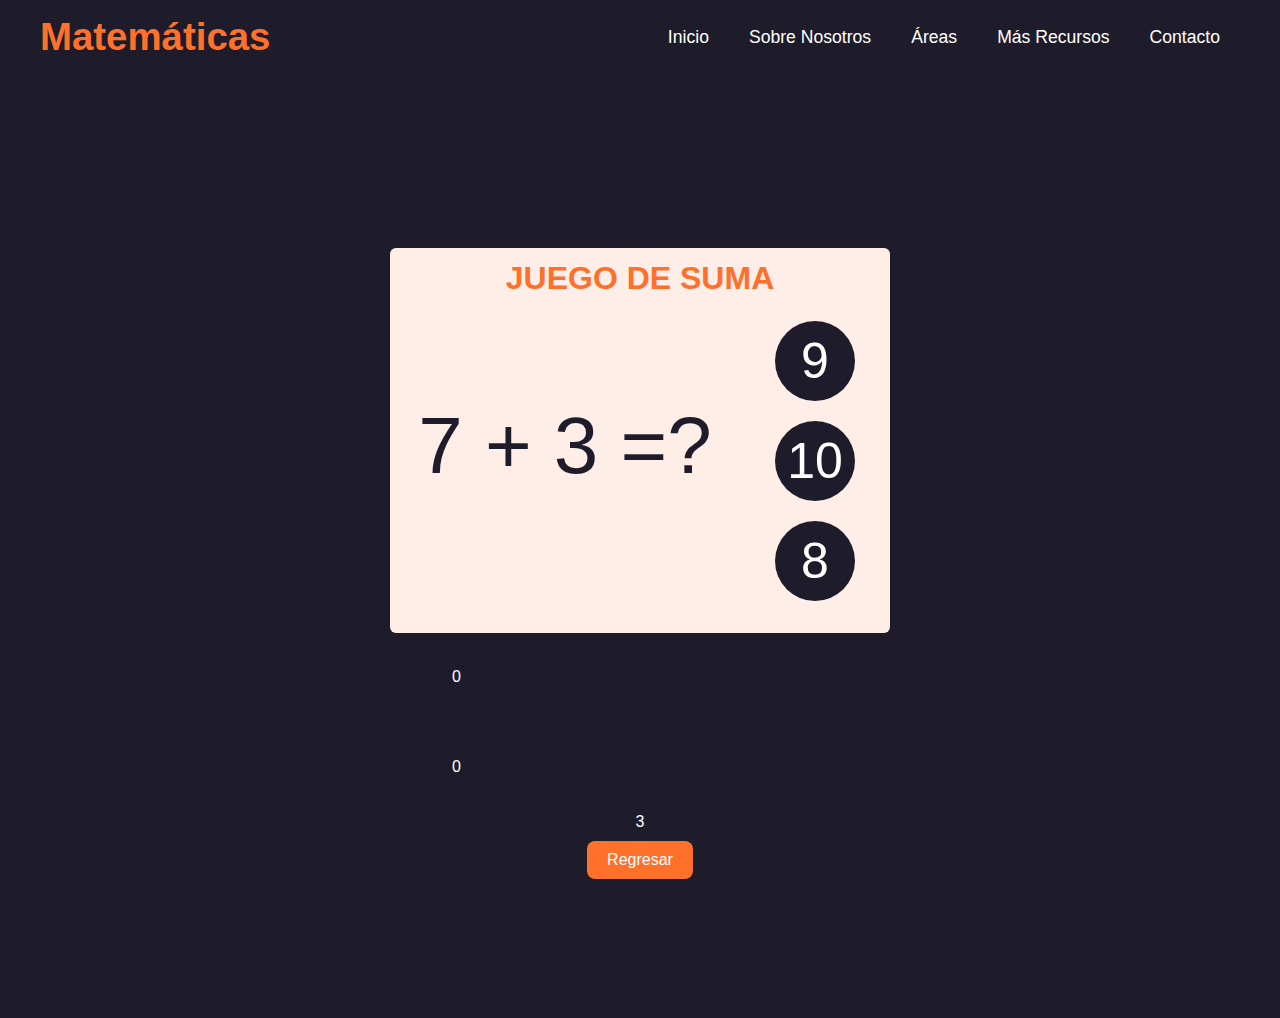
<file: math_games/game_1/index.html>
<!DOCTYPE html>
<html lang="en">
<head>
	<meta charset="UTF-8">
	<meta name="viewport" content="width=device-width, initial-scale=1.0">
	<title>Juego de suma</title>
    <link rel="stylesheet" href="../../style.css">
    <link rel="stylesheet" href="styles.css">
    <link rel="shortcut icon" type="image/x-icon" href="plus.ico">
</head>
<body>
    <header>
        <a href="../../math.html" class="logo">Matemáticas</a>
        <div class="bx bx-menu" id="menu-icon"></div>

        <ul class="navbar">
            <li><a href="../../index.html">Inicio</a></li>
                <li><a href="../../nosotros.html">Sobre Nosotros</a></li>
                <li><a href="../../index.html#menu">Áreas</a></li>
                <li><a href="../../index.html#services">Más Recursos</a></li>
                <li><a href="../../index.html#contact">Contacto</a></li>
        </ul>
    </header>

	<div class="container">
        <h1 class="game-title">JUEGO DE SUMA</h1>
        <div class="operations">
            <div class="izquierdo">
                <div class="container-operacion">
                    <span id="suma">9 + 9 = </span>
                    <span class="resultado" id="resultado"> 18</span>
                </div>
                <span class="msj" id="msj"></span>
            </div>
            <div class="derecha">
                <span id="op1" class="opcion" onclick="controlarRespuesta(this)">18</span>
                <span id="op2" class="opcion" onclick="controlarRespuesta(this)">17</span>
                <span id="op3" class="opcion" onclick="controlarRespuesta(this)">8</span>
            </div>
        </div>
	</div>

    <div id="score_progress">
        <div class="score" id="score_bar">
            <p id="bar-score">0</p>
        </div>
    </div>

    <div id="lives_progress">
        <div class="lives" id="lives_bar">
            <p id="bar-lives">0</p>
        </div>
    </div>

    <p id="lives"></p>
    <div class="footer">
		<a class="btn" href="../../math.html">Regresar</a>
	</div>
    <script src="scripts.js"></script>
</body>
</html>
</file>
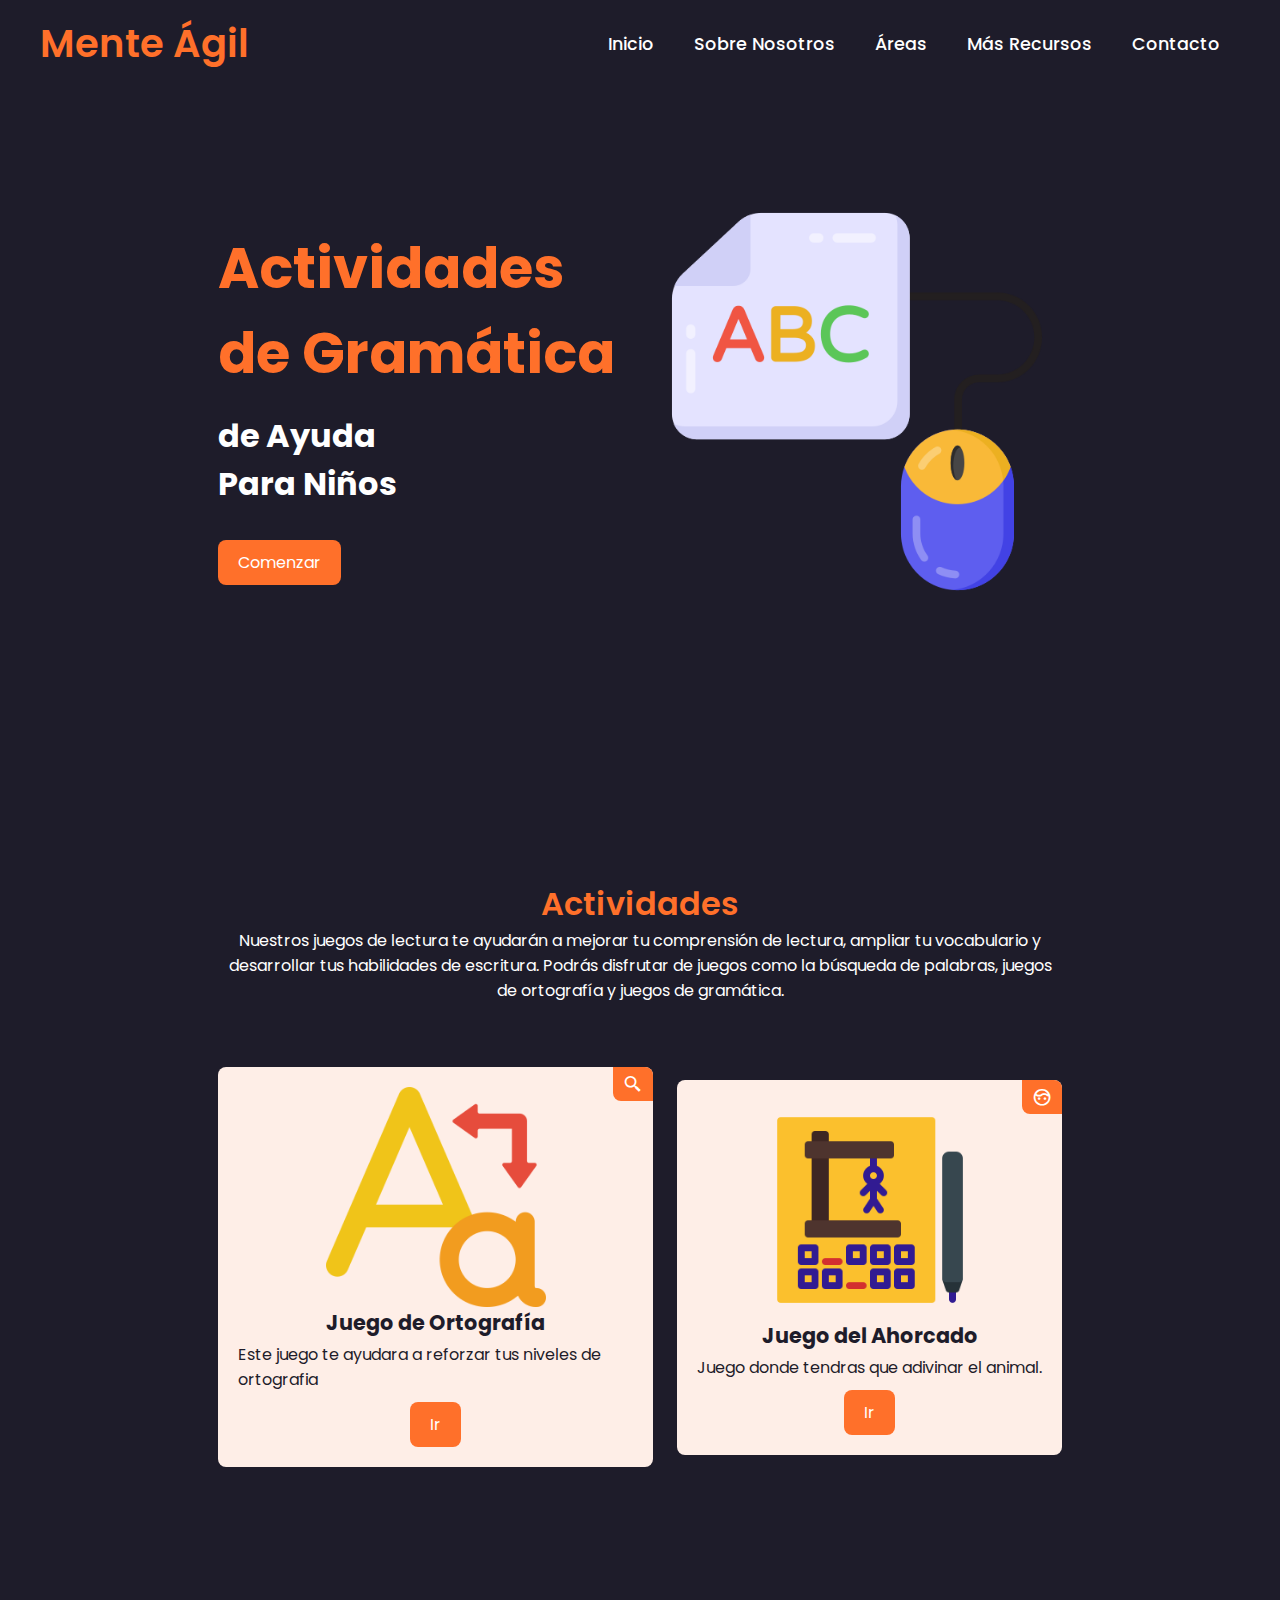
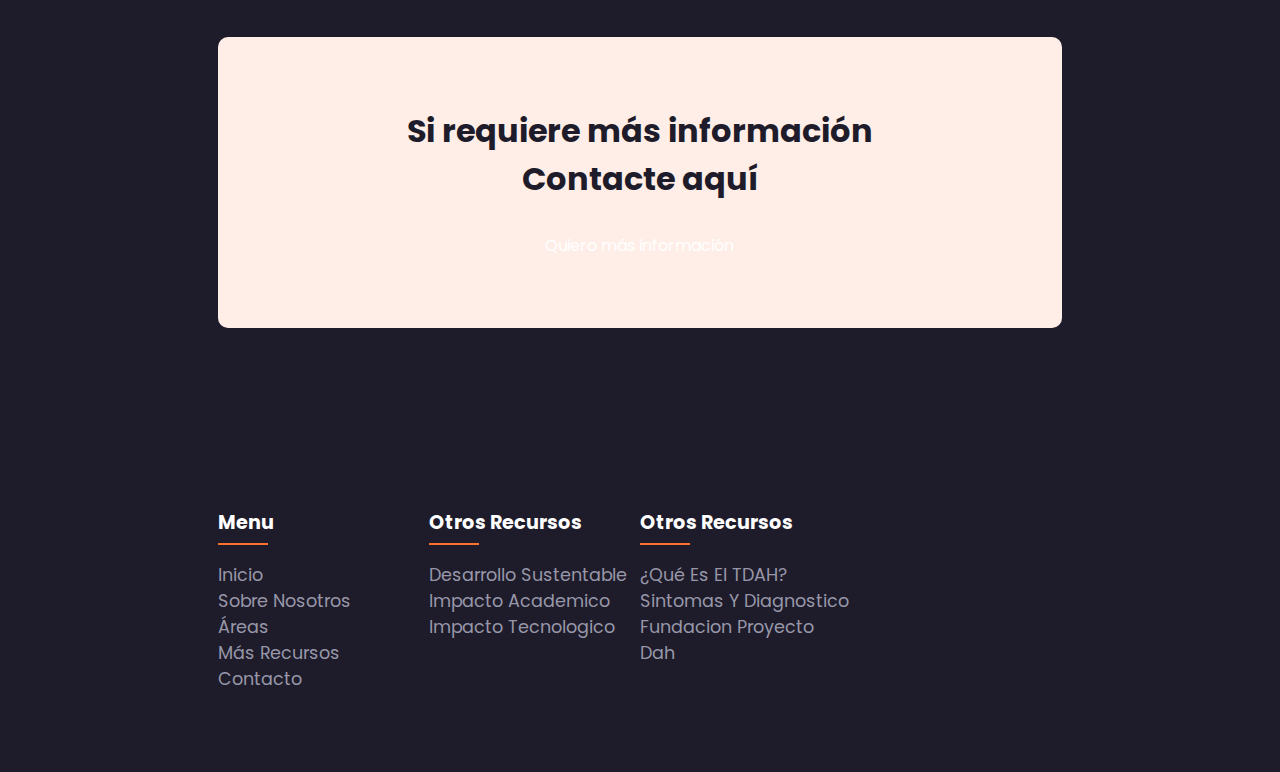
<file: grammar.html>
<!DOCTYPE html>
<html lang="en">

<head>
    <meta charset="UTF-8">
    <link rel="shortcut icon" type="x-icon" href="/img/letters.png">
    <meta name="viewport" content="width=device-width, initial-scale=1.0">
    <title>Actividades de Gramática</title>
    <link rel="stylesheet" type="text/css" href="style.css"/>


    <link rel="stylesheet" href="https://unpkg.com/boxicons@latest/css/boxicons.min.css">

    <link rel="preconnect" href="https://fonts.googleapis.com">
    <link rel="preconnect" href="https://fonts.gstatic.com" crossorigin>
    <link href="https://fonts.googleapis.com/css2?family=Poppins:wght@100;200;300;400;500;600;700;800;900&display=swap" rel="stylesheet">


</head>

<body>

    <header>
        <a href="../educative/index.html" class="logo">Mente Ágil</a>
        <div class="bx bx-menu" id="menu-icon"></div>

        <ul class="navbar">
            <li><a href="index.html">Inicio</a></li>
            <li><a href="index.html#about">Sobre Nosotros</a></li>
            <li><a href="index.html#menu">Áreas</a></li>
            <li><a href="index.html#services">Más Recursos</a></li>
            <li><a href="#contact">Contacto</a></li>
        </ul>
    </header>

    <!---Inicio-->
    <section class="home" id="home">
        <div class="home-text">
            
            <h1>Actividades de Gramática</h1>
            <h2>de Ayuda <br>Para Niños </h2>
            <a href="#menu" class="btn">Comenzar</a>
        </div>
        <div class="home-img">
            <img src="img/education.png" alt="">
        </div>
    </section>

            <!---Áreas start-->
    <section class="menu" id="menu">
        <div class="heading">
            <span>Actividades</span>
            <p>Nuestros juegos de lectura te ayudarán a mejorar tu comprensión de lectura,
                 ampliar tu vocabulario y desarrollar tus habilidades de escritura. 
                 Podrás disfrutar de juegos como la búsqueda de palabras, juegos de ortografía y juegos de gramática.</p>
        </div>

        <div class="menu-container">
            <div class="box">
                <div class="box-img">
                    <img src="img/letters.png" alt="">
                </div>
                <h2> Juego de Ortografía </h2>
                <h3>Este juego te ayudara a reforzar tus niveles de ortografia</h3>
                <i class='bx bx-search-alt-2' ></i>
                <a href="grammar_games/game_1/game_1.html" class="btn">Ir</a>
            </div>

            <div class="box">
                <div class="box-img">
                    <img src="img/hangman-game.png" alt="">
                </div>
                <h2>
                    Juego del Ahorcado
                </h2>
                <h3>Juego donde tendras que adivinar el animal.</h3>
                <i class='bx bx-face' ></i>
                <a href="grammar_games/game_2/game_2.html" class="btn">Ir</a>
            </div>
        </div>
    </section>



            <!---Más recursos call to action-->
    <section class="cta">
        <h2>Si requiere más información <br> Contacte aquí</h2>
        <a id="enviar-correo" class="btn-inf">Quiero más información</a>
        <script>
            const botonEnviarCorreo = document.getElementById("enviar-correo");
            
            botonEnviarCorreo.addEventListener("click", function() {
                const destinatario = "contactduck1@gmail.com";
                const asunto = "¡Quiero mas infromación!";
                const cuerpo = "";
            
              window.location.href = "mailto:" + destinatario + "?subject=" + encodeURIComponent(asunto) + "&body=" + encodeURIComponent(cuerpo);
            });
            </script>
        

    </section>

            <!--footer start-->
    <section id="contact">
        <div class="footer">
            <div class="main">
                <div class="col">
                    <h4>Menu</h4>
                    <ul>
                        <li><a href="../index.html">Inicio</a></li>
                        <li><a href="#">Sobre Nosotros</a></li>
                        <li><a href="#">Áreas</a></li>
                        <li><a href="#">Más Recursos</a></li>
                        <li><a href="#">Contacto</a></li>
                    </ul>
                </div>

                <div class="col">
                    <h4>Otros Recursos</h4>
                    <ul>
                        <li><a href="https://www.un.org/sustainabledevelopment/es/education/">  Desarrollo Sustentable</a></li>
                        <li><a href="https://www.un.org/es/impacto-acad%C3%A9mico/educaci%C3%B3n-para-todos">Impacto Academico</a></li>
                        <li><a href="https://www.un.org/es/un75/impact-digital-technologies">Impacto Tecnologico</a></li>
                       
                    </ul>
                </div>

                <div class="col">
                    <h4>Otros Recursos</h4>
                    <ul>
                        <li><a href="http://pipet-tdah.unam.mx/TDAH.html">¿Qué es el TDAH?</a></li>
                        <li><a href="https://www.cdc.gov/ncbddd/spanish/adhd/diagnosis.html">Sintomas y Diagnostico</a></li>
                        <li><a href="https://www.cerebrofeliz.org/">Fundacion Proyecto dah</a></li>
                        
                    </ul>
                </div>
                <!--
                <div class="col">
                    <h4>Redes</h4>
                    <div class="social">
                        <a href="#"><i class='bx bxl-youtube' ></i></a>
                        <a href="#"><i class='bx bxl-twitter' ></i></a>
                        <a href="#"><i class='bx bxl-facebook' ></i></a>
                        <a href="#"><i class='bx bxl-github' ></i></a>
                    </div>
                </div>--> 
            </div>
        </div>
    </section>

            <!--Javascript-->  
    <script type="text/javascript" src="script.js"></script>
      

</body>

</html>
</file>
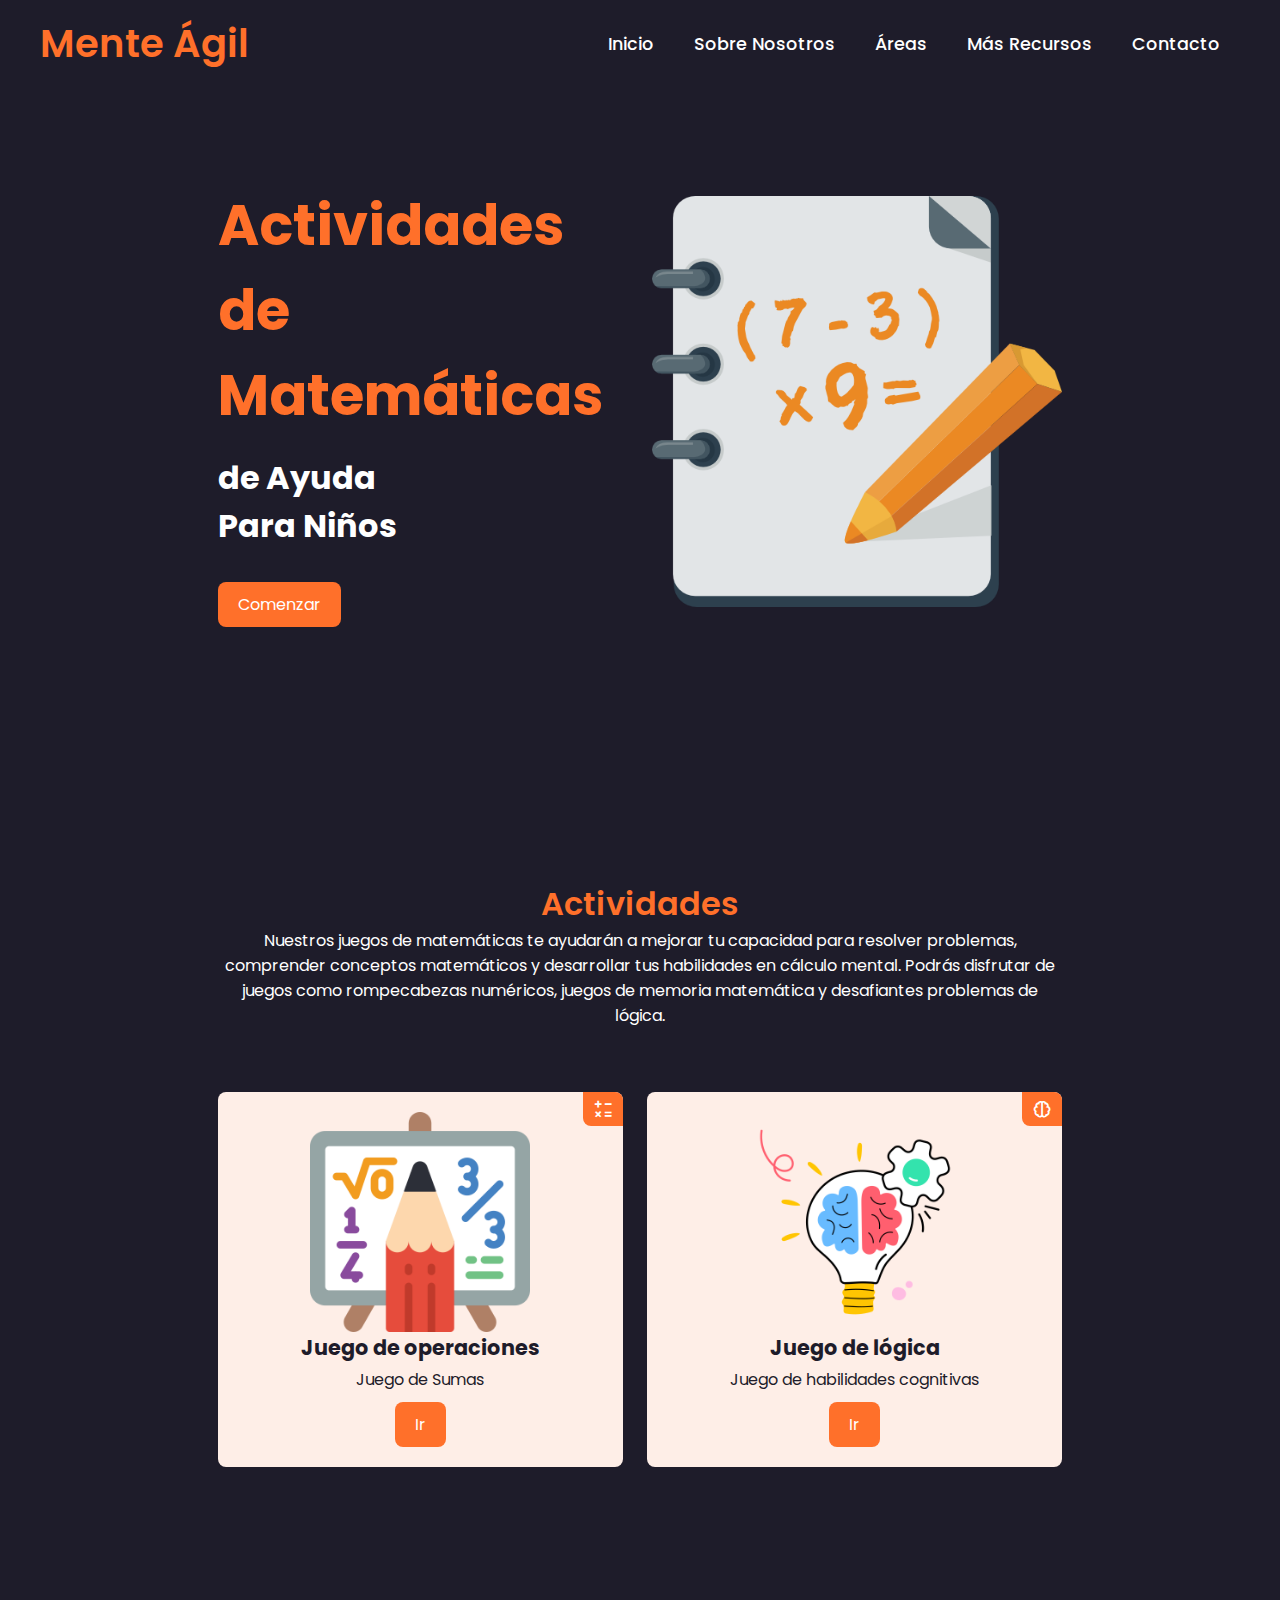
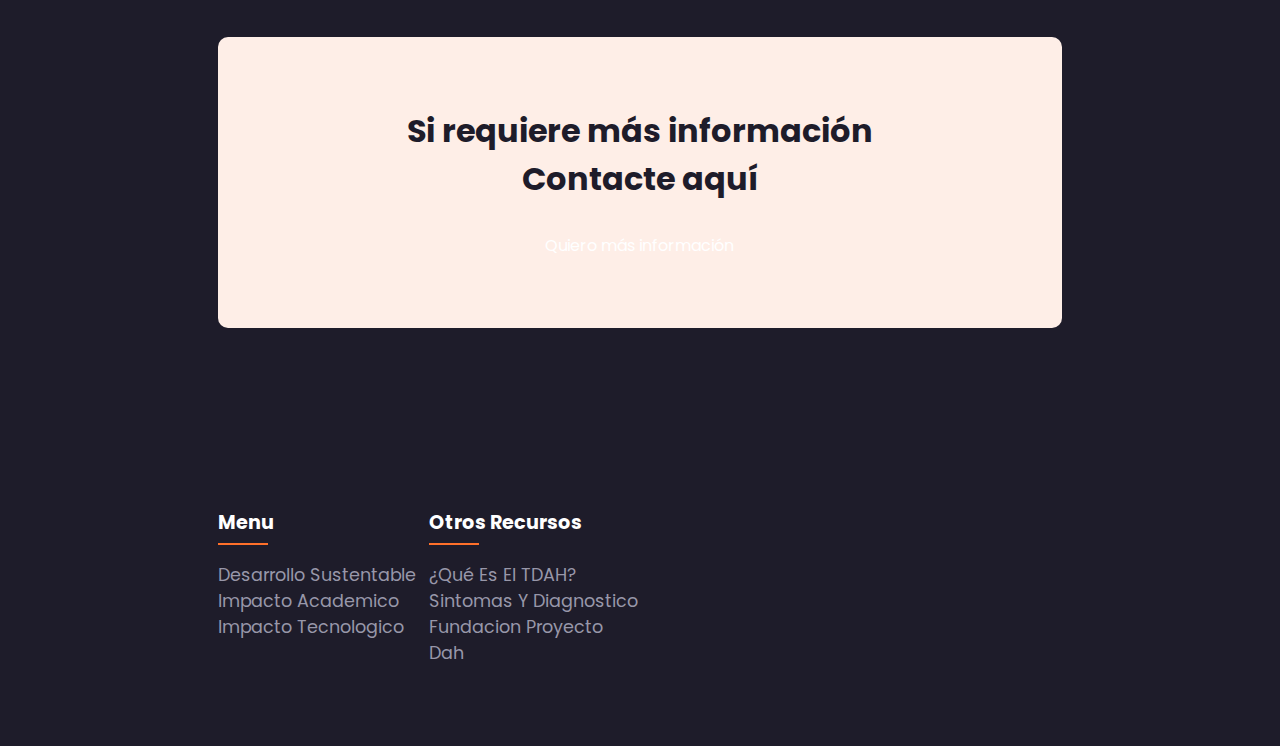
<file: math.html>
<!DOCTYPE html>
<html lang="en">

<head>
    <meta charset="UTF-8">
    <link rel="shortcut icon" type="x-icon" href="/img/calculator.png">
    <meta name="viewport" content="width=device-width, initial-scale=1.0">
    <title>Actividades de Matemáticas</title>
    <link rel="stylesheet" type="text/css" href="style.css"/>


    <link rel="stylesheet" href="https://unpkg.com/boxicons@latest/css/boxicons.min.css">

    <link rel="preconnect" href="https://fonts.googleapis.com">
    <link rel="preconnect" href="https://fonts.gstatic.com" crossorigin>
    <link href="https://fonts.googleapis.com/css2?family=Poppins:wght@100;200;300;400;500;600;700;800;900&display=swap" rel="stylesheet">


</head>

<body>

    <header>
        <a href="../educative/index.html" class="logo">Mente Ágil</a>
        <div class="bx bx-menu" id="menu-icon"></div>

        <ul class="navbar">
            <li><a href="index.html">Inicio</a></li>
            <li><a href="index.html#about">Sobre Nosotros</a></li>
            <li><a href="index.html#menu">Áreas</a></li>
            <li><a href="index.html#services">Más Recursos</a></li>
            <li><a href="#contact">Contacto</a></li>
        </ul>
    </header>

    <!---Inicio-->
    <section class="home" id="home">
        <div class="home-text">
            <h1>Actividades de Matemáticas</h1>
            <h2>de Ayuda <br>Para Niños </h2>
            <a href="#menu" class="btn">Comenzar</a>
        </div>
        <div class="home-img">
            <img src="img/notebook.png" alt="">
        </div>
    </section>

            <!---Áreas start-->
    <section class="menu" id="menu">
        <div class="heading">
            <span>Actividades</span>
            <p>Nuestros juegos de matemáticas te ayudarán a mejorar tu capacidad para resolver problemas, comprender conceptos matemáticos y 
                desarrollar tus habilidades en cálculo mental. Podrás disfrutar de juegos como rompecabezas numéricos, juegos de memoria matemática 
                y desafiantes problemas de lógica.</p>
        </div>

        <div class="menu-container">
            <div class="box">
                <div class="box-img">
                    <img src="img/maths.png" alt="">
                </div>
                <h2> Juego de operaciones </h2>
                <h3>Juego de Sumas</h3>
                <i class='bx bx-math'></i>
                <a href="math_games/game_1/index.html" class="btn">Ir</a>
            </div>

            <div class="box">
                <div class="box-img">
                    <img src="img/skill-development.png" alt="">
                </div>
                <h2>
                    Juego de lógica
                </h2>
                <h3>Juego de habilidades cognitivas </h3>
                <i class='bx bx-brain'></i>
                <a href="math_games/game_2/part_1.html" class="btn">Ir</a>
            </div>
        </div>
    </section>



            <!---Más recursos call to action-->
    <section class="cta">
        <h2>Si requiere más información <br> Contacte aquí</h2>
        <a id="enviar-correo" class="btn-inf">Quiero más información</a>
        <script>
            const botonEnviarCorreo = document.getElementById("enviar-correo");
            
            botonEnviarCorreo.addEventListener("click", function() {
                const destinatario = "contactduck1@gmail.com";
                const asunto = "¡Quiero mas infromación!";
                const cuerpo = "";
            
              window.location.href = "mailto:" + destinatario + "?subject=" + encodeURIComponent(asunto) + "&body=" + encodeURIComponent(cuerpo);
            });
            </script>

    </section>

            <!--footer start-->
    <section id="contact">
        <div class="footer">
            <div class="main">
                <div class="col">
                    <h4>Menu</h4>
                    <ul>
                        <li><a href="https://www.un.org/sustainabledevelopment/es/education/">  Desarrollo Sustentable</a></li>
                        <li><a href="https://www.un.org/es/impacto-acad%C3%A9mico/educaci%C3%B3n-para-todos">Impacto Academico</a></li>
                        <li><a href="https://www.un.org/es/un75/impact-digital-technologies">Impacto Tecnologico</a></li>
                       
                    </ul>
                </div>

                <div class="col">
                    <h4>Otros Recursos</h4>
                    <ul>
                        <li><a href="http://pipet-tdah.unam.mx/TDAH.html">¿Qué es el TDAH?</a></li>
                        <li><a href="https://www.cdc.gov/ncbddd/spanish/adhd/diagnosis.html">Sintomas y Diagnostico</a></li>
                        <li><a href="https://www.cerebrofeliz.org/">Fundacion Proyecto dah</a></li>
                  
                    </ul>
                </div>

               <!-- <div class="col">
                    <h4>Otros Recursos</h4>
                    <ul>
                        <li><a href="#">Recurso 1</a></li>
                        <li><a href="#">Recurso 2</a></li>
                        <li><a href="#">Recurso 3</a></li>
                       
                    </ul>
                </div>
                -->
               <!-- 
                <div class="col">
                    <h4>Redes</h4>
                    <div class="social">
                        <a href="#"><i class='bx bxl-youtube' ></i></a>
                        <a href="#"><i class='bx bxl-twitter' ></i></a>
                        <a href="#"><i class='bx bxl-facebook' ></i></a>
                        <a href="#"><i class='bx bxl-github' ></i></a>
                    </div>
                </div>--> 
            </div>
        </div>
    </section>

            <!--Javascript-->  
    <script type="text/javascript" src="script.js"></script>
      

</body>

</html>
</file>
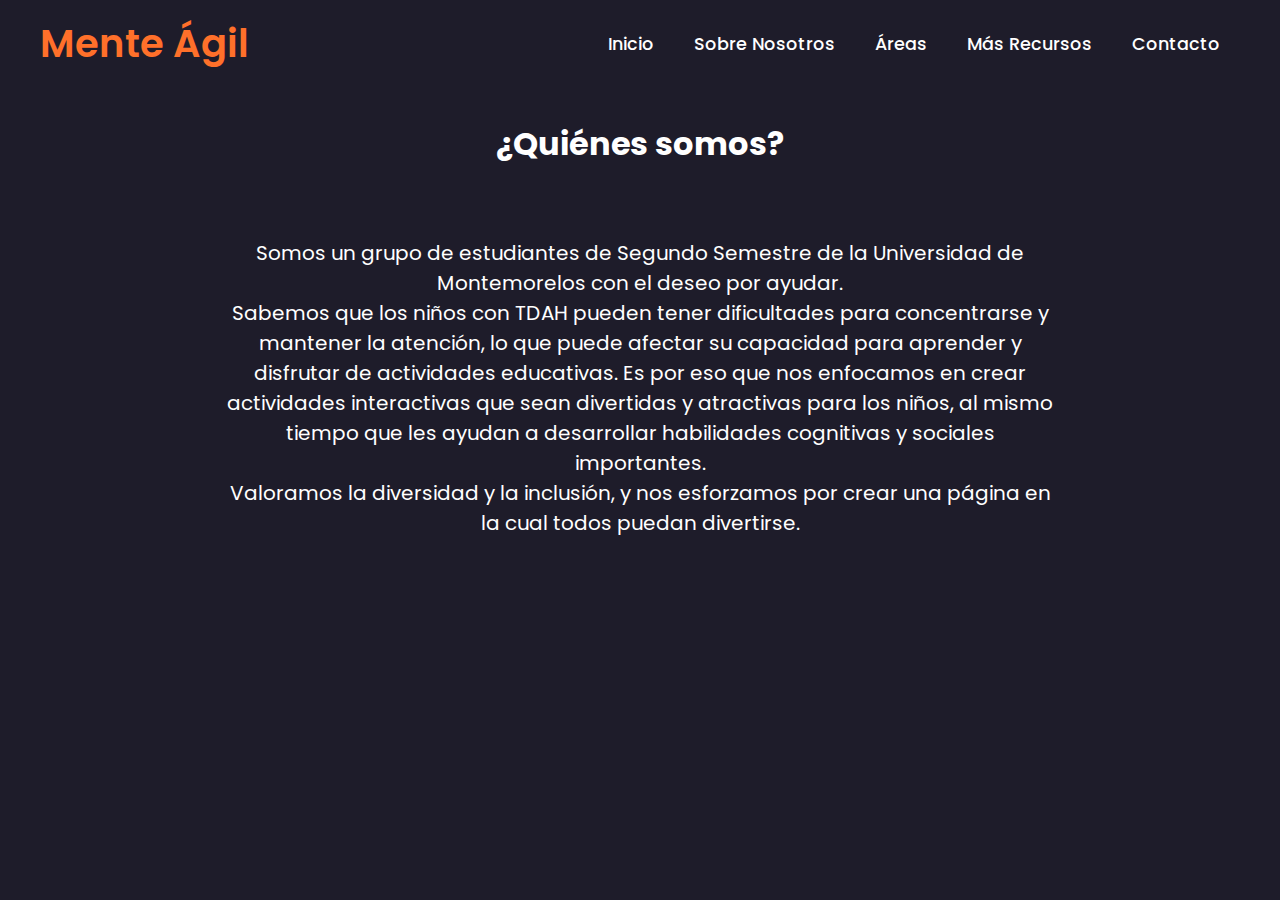
<file: nosotros.html>
<!DOCTYPE html>
<html lang="en">
    <head>
        <meta charset="UTF-8">
        <link rel="shortcut icon" type="x-icon" href="/img/adhd (1) icono.png">
        <meta name="viewport" content="width=device-width, initial-scale=1.0">
        <title>Nosotros</title>
        <link rel="stylesheet" type="text/css" href="style.css" />
    
    
        <link rel="stylesheet" href="https://unpkg.com/boxicons@latest/css/boxicons.min.css">
    
        <link rel="preconnect" href="https://fonts.googleapis.com">
        <link rel="preconnect" href="https://fonts.gstatic.com" crossorigin>
        <link href="https://fonts.googleapis.com/css2?family=Poppins:wght@100;200;300;400;500;600;700;800;900&display=swap"
            rel="stylesheet">
    
    
    </head>
    <body>
        <header>
            <a href="index.html" class="logo">Mente Ágil</a>
            <div class="bx bx-menu" id="menu-icon"></div>
    
            <ul class="navbar">
                <li><a href="index.html">Inicio</a></li>
            <li><a href="index.html#about">Sobre Nosotros</a></li>
            <li><a href="index.html#menu">Áreas</a></li>
            <li><a href="index.html#services">Más Recursos</a></li>
            <li><a href="index.html#contact">Contacto</a></li>
            </ul>
        </header>
        <section  id="about-us">
        
            
            <h2>¿Quiénes somos?</h2>
          
            <p>Somos un grupo de estudiantes de Segundo Semestre de la Universidad de Montemorelos con el deseo por ayudar.<br>
                 Sabemos que los niños con TDAH pueden tener dificultades para concentrarse y mantener la atención, 
                 lo que puede afectar su capacidad para aprender y disfrutar de actividades educativas. 
                 Es por eso que nos enfocamos en crear actividades interactivas que sean divertidas y atractivas para los niños, 
                 al mismo tiempo que les ayudan a desarrollar habilidades cognitivas y sociales importantes.<br> Valoramos la diversidad y la inclusión, y nos esforzamos por crear una 
                página en la cual todos puedan divertirse.</p>
            
       
        </section>
    </body>
</html>
</file>
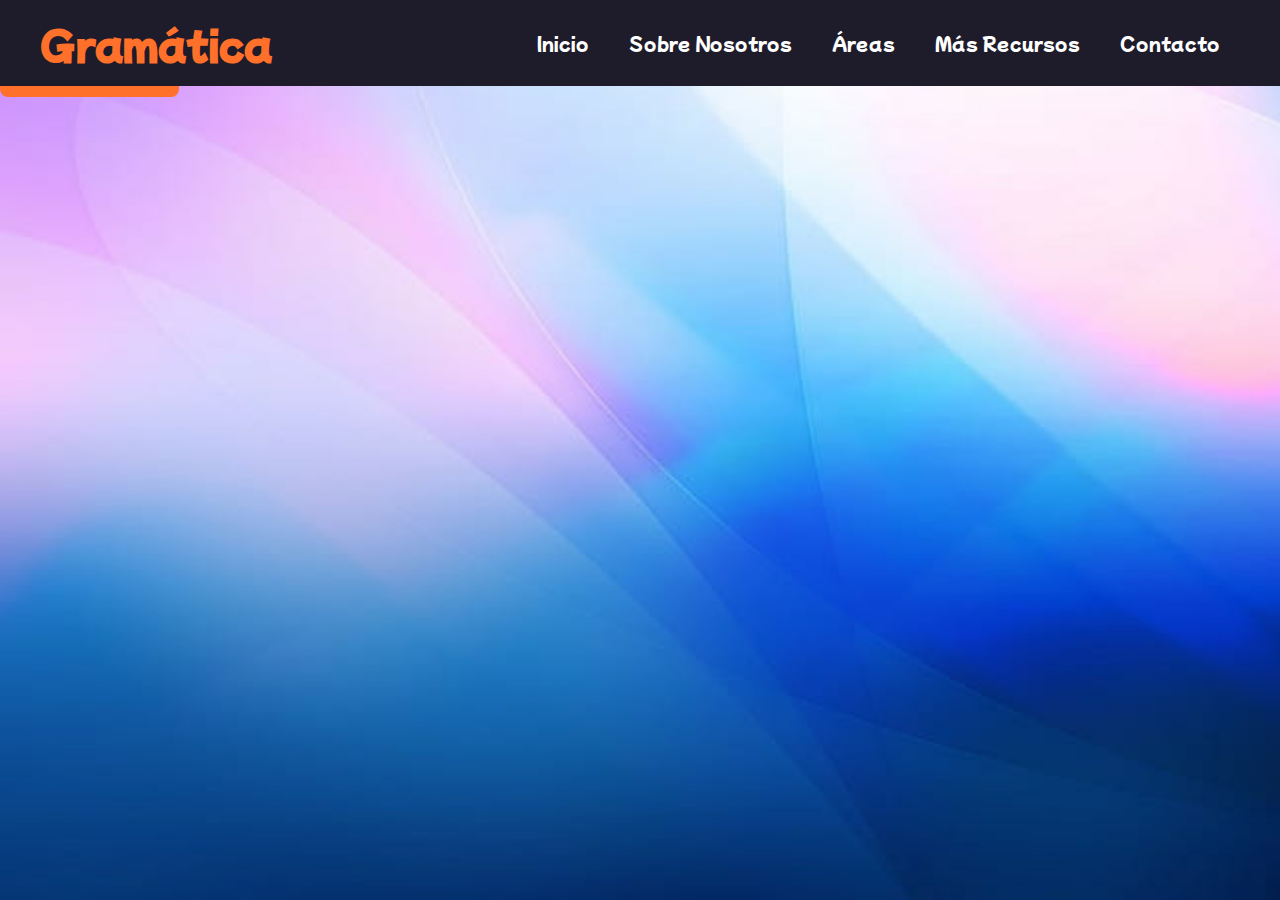
<file: grammar_games/game_1/game_1.html>
<!DOCTYPE html>
<html lang="es">
<head>
    <meta charset="UTF-8">
    <meta http-equiv="X-UA-Compatible" content="IE=edge">
    <meta name="viewport" content="width=device-width, initial-scale=1.0">
    <link rel="stylesheet" href="../../style.css">
    <link rel="stylesheet" href="style.css">
    <title>Ortografía</title>
</head>
<body>
    <header>
        <a href="../../grammar.html" class="logo">Gramática</a>
        <div class="bx bx-menu" id="menu-icon"></div>

        <ul class="navbar">
            <li><a href="../../index.html">Inicio</a></li>
            <li><a href="../../nosotros.html">Sobre Nosotros</a></li>
            <li><a href="../../index.html#menu">Áreas</a></li>
            <li><a href="../../index.htm#services">Más Recursos</a></li>
            <li><a href="../../index.htm#contact">Contacto</a></li>
        </ul>
    </header>


    <div id="pantalla-inicial">
        <button class="btn" onclick="comenzarJuego()">COMENZAR A JUGAR</button>
    </div>


    <div class="pantalla-juego" id="pantalla-juego">
        <h2 id="pregunta">¿Que palabra está mal escrita?</h2>
        <div class="opciones">
            <div class="opcion" id="op0" onclick="comprobarRespuesta(0)">
                <div class="letra" id="l0">A</div>
                <div class="nombre" id="n0">OPCION A</div>
            </div>
            <div class="opcion" id="op1" onclick="comprobarRespuesta(1)">
                <div class="letra" id="l1">B</div>
                <div class="nombre" id="n1">OPCION B</div>
            </div>
            <div class="opcion" id="op2" onclick="comprobarRespuesta(2)">
                <div class="letra" id="l2">C</div>
                <div class="nombre" id="n2">OPCION C</div>
            </div>
        </div>
    </div>

    <div id="pantalla-final">
        <h2>CORRECTAS: <span id="numCorrectas">3</span></h2>
        <h2>INCORRECTAS: <span id="numIncorrectas">2</span></h2>
        <button class="btn" onclick="volverAlInicio()">VOLVER AL INICIO</button>
    </div>
    <div class="footer">
        <a class="btn" href="../../grammar.html">Página de Inicio</a>
    </div>



    <script src="script.js"></script>
</body>
</html>
</file>
<file: style.css>
*{
    padding: 0;
    margin: 0;
    box-sizing: border-box;
    font-family: 'Poppins', sans-serif; 
    scroll-behavior: smooth;
    list-style: none;
    text-decoration: none;
}
:root{
    --main-color:#ff702a;
    --secondary-color:#feeee7;
    --text-color:#fff;
    --bg-color:#1e1c2a;
    --big-font:4rem;
    --h2-font:2.25rem;
    --p-font:0.9rem;
}
*::selection{
    background: var(--main-color);
    color:#fff;
}
body{
   color: var(--text-color);
   background: var(--bg-color); 
}
header{
    position: fixed;
    top: 0;
    right: 0;
    width: 100%;
    z-index: 1000;
    display: flex;
    align-items: center;
    justify-content: space-between;
    padding: 30px 170px;
    background: var(--bg-color);
}
.logo{
    color:var(--main-color);
    font-weight: 600;
    font-size: 2.4rem;
}
.navbar{
    display: flex;
}
.navbar a{
    color: var(--text-color);
    font-size: 1.1rem;
    padding: 10px 20px;
    font-weight: 500;
}
.navbar a:hover{
    color: var(--main-color);
    transition: .4s;
}
#menu-icon{
    font-size: 2rem;
    cursor: pointer;
    display: none;
}
section{
    padding: 70px 17%;
}
.home{
    width: 100%;
    min-height: 90vh;
    display: grid;
    grid-template-columns: repeat(2, 1fr);
    gap: 1.5rem;
    align-items: center;
}
.home-img img{
    max-width: 100%;
    width: 600px;
    height: auto;
}
.home-text h1{
    font-size: var(--big-font);
    color: var(--main-color);
}
.home-text h2{
    font-size: var(--h2-font);
    margin: 1rem 0 2rem;
}
.btn{
    display: inline-block;
    padding: 10px 20px;
    background: var(--main-color);
    color: #fff;
    border-radius: 0.5rem;
}
.btn:hover{
    transform: scale(1.2) translateY(10px);
    transition: .4s;
}
.about{
   display: grid;
   grid-template-columns: repeat(2, 2fr);
   gap: 1.5rem;
   align-items: center;
}
.about-img img{
    max-width: 100%;
    width: 480px;
    height: auto;
}
.about-text span{
    color: var(--main-color);
    font-weight: 600;
}
.about-text h2{
    font-size: var(--h2-font);
}
.about-text p{
    margin: 0.8rem 0 1.8rem;
    line-height: 1.7;
}
.heading{
    text-align: center;
}
.heading span{
    color: var(--main-color);
    font-weight: 600;
    font-size: var(--h2-font);
}
.heading h2{
    font-size: var(--p-font);
    margin: 0.8rem 0 1.8rem;
    line-height: 1.7;
}
.menu-container{
    display: grid;
    grid-template-columns: repeat(auto-fit, minmax(220px,auto));
    grid-gap: 1.5rem;
    align-items: center;
}
.box{
    position: relative;
    margin-top: 4rem;
    height: auto;
    display: flex;
    flex-direction: column;
    align-items: center;
    justify-content: center;
    background: #feeee7;
    padding: 20px;
    border-radius: 0.5rem;
}
.box-img{
    width: 220px;
    height: 220px;
}
.box-img img{
    width: 100%;
    height: 100%;
}
.box h2{
    font-size: 1.3rem;
    color: var(--bg-color);
}

.box h3{
    color: var(--bg-color);
    font-size: 1rem;
    font-weight: 400;
    margin: 4px 0 10px;
}
.box span{
    font-size: var(--p-font);
    color: var(--main-color);
    font-weight: 600;
}
.box .bx{
    background: var(--main-color);
    position: absolute;
    right: 0;
    top: 0;
    font-size: 20px;
    padding: 7px 10px;
    border-radius: 0 0.5rem 0 0.5rem;
}
.service-container{
    display: grid;
    grid-template-columns: repeat(auto-fit, minmax(240px, auto));
    gap: 1.5rem;
    margin-top: 4rem;
}
.s-box{
    text-align: center;
    padding: 20px 30px;
}
.s-box img{
    width: 90px;
}
.s-box h3{
    margin: 4px 0 10px;
    color: var(--main-color);
    font-size: 1.2rem;
}
.s-box p{
    line-height: 1.7;
}
.cta{
    background: #feeee7;
    padding: 70px 0;
    text-align: center;
    width: 66%;
    margin: 100px auto;
    border-radius: 10px;
}
.cta h2{
    font-size: 2rem;
    color: var(--bg-color);
    margin-bottom: 30px;
}
.main{
    display: flex;
    flex-wrap: wrap;
}
.footer{
    padding: 10px 0;
}
.col{
    width: 25%;
}
.col h4{
    font-size: 1.2rem;
    color: var(--text-color);
    margin-bottom: 25px;
    position: relative;
}
.col h4::before{
    content: "";
    position: absolute;
    height: 2px;
    width: 50px;
    left: 0;
    bottom: -8px;
    background: var(--main-color);
}
.col ul li::not(:last-child){
    margin-bottom: 15px;
}
.col ul li a{
    color: #9897a9;
    font-size: 1.1rem;
    display: block;
    text-transform: capitalize;
    transition: .4s;
}
.col ul li a:hover{
    color: var(--text-color);
    transform: translateX(-12px);
}
.col .social{
    width: 220px;
    display: flex;
    align-items: center;
    justify-content: space-between;
}

.col .social a{
    height: 40px;
    width: 40px;
    background: var(--main-color);
    color: var(--text-color);
    display: inline-flex;
    align-items:center;
    justify-content: center;
    font-size: 1.5rem;
    border-radius: 50%;
    transition: .4s;
    
}
.col .social a:hover{
    transform: scale(1.3);
    color: var(--bg-color);
    background: var(--text-color);  

}

@media (max-width: 1560px){
    header{
        padding: 15px 40px;
    }
    :root{
        --big-font: 3.5rem;
        --h2-font:2rem;
    }
}
@media (max-width: 1140px){
    section{
        padding: 50px 8%;
    }
    #menu-icon{
        display: initial;
        color:var(--text-color);
    }
    header .navbar{
        position: absolute;
        top: -400px;
        left: 0;
        right: 0;
        display: flex;
        flex-direction: column;
        text-align: center;
        background:#2b2640;
        transition: .3s;
    }
    header .navbar.active{
        top: 70px;
    }
    .navbar a{
        padding: 1.5rem;
        display: block;
    }
    .col{
        width:50%;
        margin-bottom: 10px;
    }
}

@media (max-width: 720px){
   .header{
    padding: 10px 16px;
   }
   .home{
    grid-template-columns: 1fr;
    text-align: center;
   }
   .about{
    grid-template-columns: 1fr;
    text-align: center;
   }
   .about-img{
    order:2;
   }
   section{
    padding: 100px 7%;
   }
}

@media(max-width: 75px){
    .col{
        width: 100%;
    }
}
/* Nosotros*/
#about-us h2 {
    margin-bottom: 40px;
    padding: 50px;
  margin-top: 100;
    font-size: 32px;
    color: #ffffff;
    margin-bottom: 20px;
    text-align: center;
  }
  
  #about-us p {
    font-size: 20px;
    color: #ffffff;
    line-height: 1.5;
    margin-bottom: 10px;
    text-align: center;
  }
</file>
<file: math_games/game_1/styles.css>
body{
	text-align: center;
    display: flex;
    flex-direction: column;
    justify-content: center;
	align-items: center;
    height: 100vh;
	padding: 12px 0;
	margin-top: 118px;
}

.container{
	max-width: 700px;
	min-width: 500px;
	display: flex;
    flex-direction: column;
    gap: 24px;
	padding: 12px 0;
    background-color: var(--secondary-color);
    border-radius: 6px;
}

.game-title {
	color: var(--main-color);
}

.operations{
	max-width: 700px;
	border-radius: 20px;
	display: flex;
}

.izquierdo{
	width: 70%;
	font-size: 80px;
	display: flex;
	flex-direction: column;
	justify-content: center;
	align-items: center;
    color: var(--bg-color);
}

.izquierdo .msj{
	font-size: 40px;
	height: 50px;
}

.container-operacion {
	display: flex;
}

.derecha{
    width: 30%;
	display: flex;
	flex-direction: column;
	justify-content: center;
	align-items: center;
}

.derecha .opcion{
	width: 80px;
	height: 80px;
	font-size: 50px;
	margin-bottom: 20px;
	border-radius: 50%;
	cursor: pointer;
	background-color: var(--bg-color);
	color: var(--text-color);
	display: flex;
	justify-content: center;
	align-items: center;
}

.derecha .opcion:hover{
	background-color: var(--main-color);
}

#score_progress, #lives_progress {
    display: inline-block;
    width: 400px;
    height: 20px;
    margin: 35px;
    border-radius: 20px;
    background: var(--bg-color);
}

#score_bar, #lives_bar {
    border-radius: 20px;
    width: 0%;
    height: 100%;
    transition: width;
    transition-duration: 1s;
    transition-timing-function: cubic-bezier(.36,.55,.63,.48);
}

#score_progress .score {
	background-color: var(--main-color);
}

#score {
	padding-left: 12px;
	text-align: initial;
}

#bar-score, #bar-lives {
	padding: 0 12px;
	text-align: left;
}

#lives_progress #lives_bar {
	background-color: red;
}
</file>
<file: grammar_games/game_1/style.css>
@import url('https://fonts.googleapis.com/css2?family=Mochiy+Pop+One&display=swap');
*{
    box-sizing: border-box;
    font-family: 'Mochiy Pop One';
}
body{
    background: url(grammar_img/imagen.jpg);
    background-size: cover;
    background-attachment: fixed;
    margin: 0;
}
h1{
    width: fit-content;
    background-color: #fff;
    margin: 40px auto;
    border-radius: 60px;
    box-shadow: 5px 5px 0 #000;
    padding: 20px 30px;
}

/* PANTALLA INICIO */





/* PANTALLA juego */
#pantalla-juego{
    display: none;
}
.pantalla-juego{
    max-width: 800px;
    margin: 50px auto;
    text-align: center;
}
.pantalla-juego img{
    max-width: 400px;
    width: 100%;
}
.opciones{
    max-width: 400px;
    margin: auto;
}
.opcion{
    display: flex;
    position: relative;
    align-items: center;
    max-width: 400px;
    margin: 30px auto;
    cursor: pointer;
}
.opcion .letra{
    background-color: #580078;
    width: 50px;
    height: 50px;
    font-size: 30px;
    font-weight: bold;
    color: #fff;
    text-align: center;
    border-radius: 50%;
    line-height: 35px;
    border: 5px solid #fff;
    position: relative;
}
.opcion .nombre{
    background: #fff;
    width: 100%;
    font-size: 25px;
    position: absolute;
    margin-left: 30px;
    z-index: -2;
    border-radius: 0 20px 20px 0;
    padding: 7px 0 7px 30px;
}
/* clases que se aplicará cuando haya acertada la opcion  */
.opcion .nombreAcertada{
    background-color: yellowgreen;
    color: #fff;
}
.opcion .letraAcertada{
    background-color: yellowgreen;
    color: #fff ;
}
/* clases que se aplicaran cuando se equivoque en la opcion elegida */
.opcion .nombreNoAcertada{
    background-color: darkred;
    color: #fff;
}
.opcion .letraNoAcertada{
    background-color: darkred;
    color: #fff;
}




/* PANTALLA final */
#pantalla-final{
    display: none;
    text-align: center;
}
#pantalla-final #numCorrectas{
    background-color: chartreuse;
    display: inline-block;
    width: 50px;
    height: 50px;
    border-radius: 50%;
    border: 5px solid #fff;
}
#pantalla-final #numIncorrectas{
    background-color: darkred;
    display: inline-block;
    width: 50px;
    height: 50px;
    border-radius: 50%;
    border: 5px solid #fff;
}
</file>
